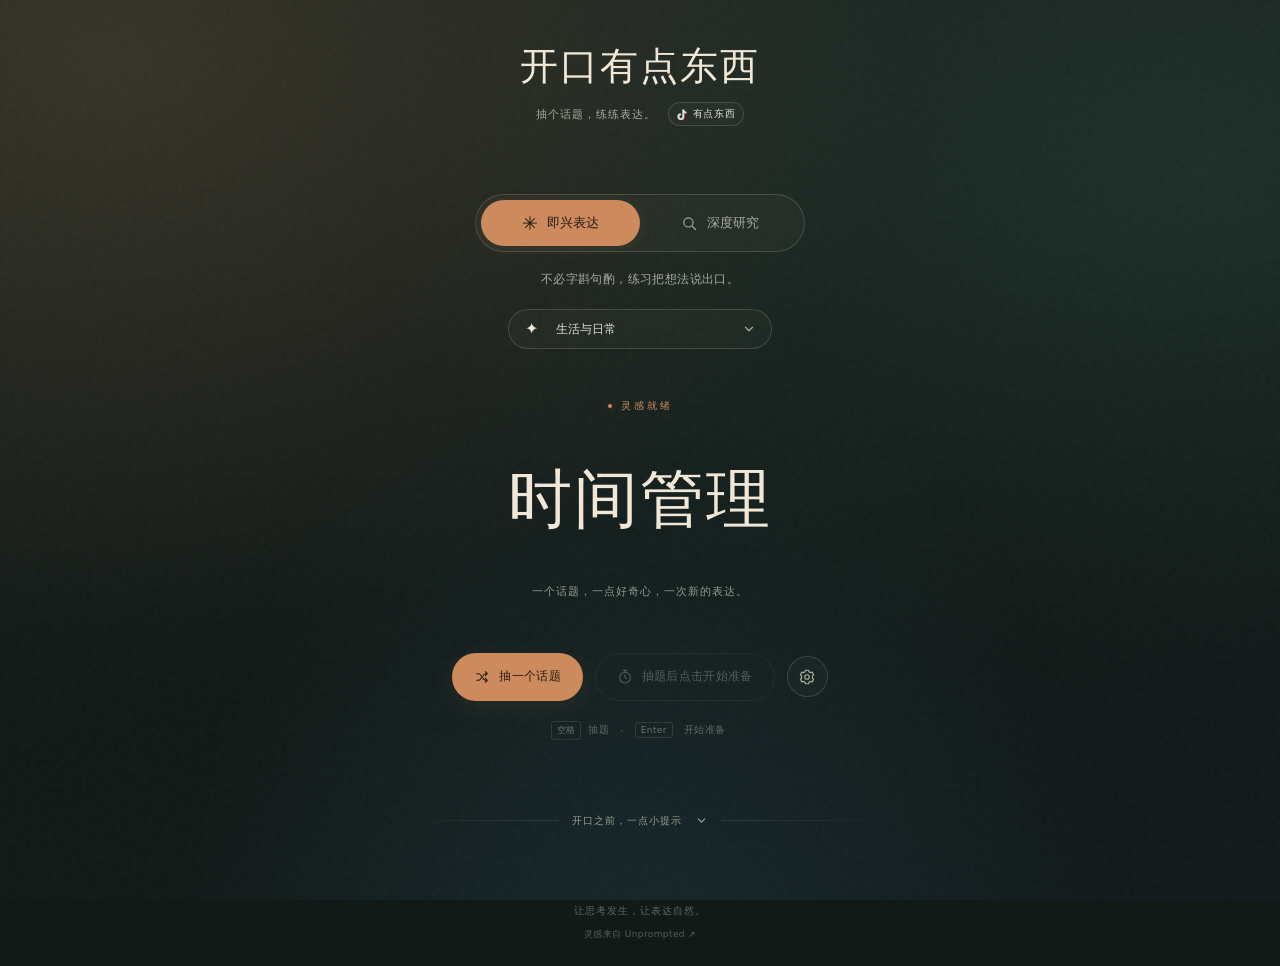
<file: index.html>
<!doctype html>
<html lang="zh-CN">
<head>
  <meta charset="utf-8">
  <meta name="viewport" content="width=device-width, initial-scale=1, viewport-fit=cover">
  <meta name="theme-color" content="#111a17">
  <meta name="description" content="开口有点东西：抽个话题，练练表达。用即兴表达和深度研究，让每一次开口都更从容。">
  <title>开口有点东西 · 即兴表达练习</title>
  <link rel="icon" href="data:image/svg+xml,%3Csvg xmlns='http://www.w3.org/2000/svg' viewBox='0 0 64 64'%3E%3Crect width='64' height='64' rx='18' fill='%23131d19'/%3E%3Cpath d='M17 16h30a5 5 0 0 1 5 5v20a5 5 0 0 1-5 5H29L17 54v-8a5 5 0 0 1-5-5V21a5 5 0 0 1 5-5Z' fill='none' stroke='%23d59265' stroke-width='4'/%3E%3Cpath d='M23 27h18M23 35h12' stroke='%23f1e7d6' stroke-width='3' stroke-linecap='round'/%3E%3C/svg%3E">
  <link rel="stylesheet" href="styles.css">
</head>
<body>
  <div class="atmosphere" aria-hidden="true"></div>
  <div class="page" id="page">
    <header class="brand">
      <a class="brand-name" href="./" aria-label="开口有点东西首页">开口有点东西</a>
      <div class="brand-subtitle"><span>抽个话题，练练表达。</span> <a class="edition profile-link" id="douyin-profile" href="https://v.douyin.com/81WJkQXFnyM/" target="_blank" rel="noopener noreferrer" aria-label="有点东西的抖音主页（新窗口打开）" title="打开有点东西的抖音主页"><svg class="douyin-icon" viewBox="0 0 24 24" aria-hidden="true"><path fill="#25f4ee" transform="translate(-.7,-.4)" d="M14 3h3c.4 2.3 1.8 3.7 4 4v3a8.4 8.4 0 0 1-4-1.3V16a6 6 0 1 1-6-6v3a3 3 0 1 0 3 3Z"/><path fill="#fe2c55" transform="translate(.7,.5)" d="M14 3h3c.4 2.3 1.8 3.7 4 4v3a8.4 8.4 0 0 1-4-1.3V16a6 6 0 1 1-6-6v3a3 3 0 1 0 3 3Z"/><path fill="currentColor" d="M14 3h3c.4 2.3 1.8 3.7 4 4v3a8.4 8.4 0 0 1-4-1.3V16a6 6 0 1 1-6-6v3a3 3 0 1 0 3 3Z"/></svg><span>有点东西</span></a></div>
    </header>

    <main class="stage">
      <section class="controls" aria-label="练习选项">
        <div class="mode-switch" role="tablist" aria-label="练习模式">
          <span class="mode-thumb" aria-hidden="true"></span>
          <button class="mode-option active" id="mode-quick" role="tab" aria-selected="true" aria-controls="practice-panel" data-mode="quick"><span aria-hidden="true">✳</span> 即兴表达</button>
          <button class="mode-option" id="mode-research" role="tab" aria-selected="false" aria-controls="practice-panel" data-mode="research" tabindex="-1"><svg viewBox="0 0 24 24" aria-hidden="true"><circle cx="10.5" cy="10.5" r="6.5"/><path d="m16 16 4.5 4.5"/></svg> 深度研究</button>
        </div>
        <p id="mode-description" class="mode-description">不必字斟句酌，练习把想法说出口。</p>
        <div class="category-select" id="category-wrap">
          <label class="sr-only" for="category">话题分类</label>
          <span id="category-icon" aria-hidden="true">✦</span>
          <select id="category"></select>
          <svg class="select-chevron" viewBox="0 0 16 16" aria-hidden="true"><path d="m4 6 4 4 4-4"/></svg>
        </div>
        <p class="research-note" id="research-note" hidden><span aria-hidden="true">◷</span> 先探索一个问题，再分享你的见解</p>
      </section>

      <section class="practice-panel" id="practice-panel" role="tabpanel" aria-labelledby="mode-quick">
        <div class="topic-area" id="topic-area">
          <p class="eyebrow" id="topic-status"><span class="status-dot"></span> 灵感就绪</p>
          <h1 class="topic" id="topic">如果时间可以慢下来</h1>
          <p class="topic-hint" id="topic-hint">一个话题，一点好奇心，一次新的表达。</p>
        </div>
        <section class="inline-timer" id="timer-panel" aria-labelledby="timer-title" hidden>
          <header class="timer-heading">
            <div><p class="eyebrow" id="timer-phase">01 / 准备</p><h2 id="timer-title">点击开始准备</h2></div>
            <button class="icon-button" id="timer-close" aria-label="关闭本次练习" title="关闭本次练习">×</button>
          </header>
          <div class="timer-readout"><span id="timer-digits" role="timer" aria-label="待开始的准备时长">10:00</span><span id="timer-caption">尚未开始计时</span></div>
          <div class="timer-progress" id="timer-ring" aria-hidden="true"></div>
          <p class="timer-message" id="timer-message" aria-live="polite">先看一看话题，点击下方按钮后开始准备。</p>
          <ol class="speech-steps" id="speech-steps" aria-label="表达结构提示" hidden><li><span>01</span> 是什么</li><li><span>02</span> 为什么</li><li><span>03</span> 然后呢</li></ol>
          <div class="timer-actions"><button class="button secondary" id="pause" hidden>暂停</button><button class="button primary" id="phase-next">开始 10 分钟准备</button><button class="button primary" id="try-again" hidden>再表达一次</button></div>
        </section>

        <div class="actions">
          <button id="spin" class="button primary"><svg viewBox="0 0 24 24" aria-hidden="true"><path d="M4 7h3c4 0 6 10 10 10h3M17 14l3 3-3 3M4 17h3c1.6 0 2.7-1.5 3.8-3.4M13.2 10.4C14.3 8.5 15.4 7 17 7h3M17 4l3 3-3 3"/></svg><span>抽一个话题</span></button>
          <button id="start" class="button secondary" disabled><svg viewBox="0 0 24 24" aria-hidden="true"><circle cx="12" cy="13" r="8"/><path d="M12 9v4l2.5 1.5M9 2h6M12 2v3"/></svg><span>抽题后点击开始准备</span></button>
          <button id="settings-open" class="icon-button" aria-label="计时与声音设置" title="计时与声音设置"><svg viewBox="0 0 24 24" aria-hidden="true"><path d="m10 3-.7 2.2-2 .9-2.1-.6-2 3.5 1.5 1.6v2.8L3.2 15l2 3.5 2.1-.6 2 .9.7 2.2h4l.7-2.2 2-.9 2.1.6 2-3.5-1.5-1.6v-2.8L20.8 9l-2-3.5-2.1.6-2-.9L14 3z"/><circle cx="12" cy="12" r="3"/></svg></button>
        </div>
        <p class="keyboard-hint"><kbd>空格</kbd> 抽题 <span>·</span> <kbd>Enter</kbd> <span id="enter-hint">开始准备</span></p>
      </section>

      <section class="guide" aria-label="表达小提示">
        <button class="guide-toggle" id="guide-toggle" aria-expanded="false" aria-controls="guide-content"><span class="guide-line"></span><span>开口之前，一点小提示</span><svg viewBox="0 0 16 16" aria-hidden="true"><path d="m4 6 4 4 4-4"/></svg><span class="guide-line"></span></button>
        <div id="guide-content" class="guide-content" hidden>
          <div><span class="step-number">01</span><h2>是什么</h2><p>用自己的话，解释这个话题。</p></div>
          <div><span class="step-number">02</span><h2>为什么</h2><p>说说你的观点，举一个例子。</p></div>
          <div><span class="step-number">03</span><h2>然后呢</h2><p>联系生活，留下一个结论。</p></div>
        </div>
      </section>
    </main>

    <footer class="footer"><span>让思考发生，让表达自然。</span><a href="https://www.unprompted.cool/" target="_blank" rel="noopener noreferrer">灵感来自 Unprompted <span aria-hidden="true">↗</span></a></footer>
  </div>

  <dialog class="settings-dialog" id="settings-dialog" aria-labelledby="settings-title">
    <form method="dialog" class="settings-content">
      <div class="dialog-heading"><div><p class="eyebrow">按自己的节奏</p><h2 id="settings-title">练习设置</h2></div><button class="icon-button close-button" aria-label="关闭设置" value="close">×</button></div>
      <p class="settings-intro">开始准备前可调整时长，开始后本轮时长保持不变。</p>
      <div class="duration-field"><div class="field-heading"><label for="speech-duration">表达时长</label><output id="speech-output" for="speech-duration">1 分钟</output></div><input id="speech-duration" type="range" min="1" max="10" step="1" value="1"><div class="range-ends"><span>1 分钟</span><span>10 分钟</span></div></div>
      <div class="duration-field"><div class="field-heading"><label for="research-duration">准备时长 <small>点击后开始</small></label><output id="research-output" for="research-duration">10 分钟</output></div><input id="research-duration" type="range" min="1" max="60" step="1" value="10"><div class="range-ends"><span>1 分钟</span><span>60 分钟</span></div></div>
      <label class="sound-field" for="sound"><span><strong>提示音</strong><small>抽题与计时结束时，轻轻提醒你</small></span><input id="sound" type="checkbox" role="switch" checked><span class="switch-visual" aria-hidden="true"></span></label>
      <div class="sound-preview"><button type="button" class="button secondary" id="sound-test">试听提示音</button><p id="sound-status" role="status">手机无声时，请先试听，并检查媒体音量与静音开关。</p></div>
      <p class="storage-note" id="storage-note">设置会自动保存在当前浏览器。</p>
      <button class="button primary done-button" value="done">设置好了</button>
    </form>
  </dialog>

  <div class="sr-only" id="announcer" aria-live="polite"></div>
  <audio id="draw-audio" preload="auto" playsinline src="audio/draw.wav?v=20260905"></audio>
  <audio id="land-audio" preload="auto" playsinline src="audio/land.wav?v=20260905"></audio>
  <audio id="done-audio" preload="auto" playsinline src="audio/done.wav?v=20260905"></audio>
  <script src="topics.js?v=20260905"></script>
  <script src="app.js?v=20260905"></script>
</body>
</html>
</file>
<file: styles.css>
:root{--bg:#111a17;--ink:#f1e7d6;--muted:#a8aaa0;--accent:#cd8a5c;--accent-bright:#e6a373;--line:rgba(239,232,214,.16);--research:#8bbeb8;--body:"Microsoft YaHei UI","Microsoft YaHei","PingFang SC",system-ui,sans-serif;--display:"Noto Serif CJK SC","Source Han Serif SC","Songti SC",SimSun,serif;color-scheme:dark;font-family:var(--body);font-synthesis:none;color:var(--ink);background:var(--bg)}
*{box-sizing:border-box}body{margin:0;min-width:280px}button,a,input,select{-webkit-tap-highlight-color:transparent}button,input,select{font:inherit}button{cursor:pointer}button,a,input,select{touch-action:manipulation}button{color:inherit}a{color:inherit;text-decoration:none}button:disabled{cursor:not-allowed}button:focus-visible,a:focus-visible,select:focus-visible,input:focus-visible{outline:2px solid var(--accent-bright);outline-offset:5px}svg{width:20px;height:20px;fill:none;stroke:currentColor;stroke-width:1.6;stroke-linecap:round;stroke-linejoin:round;flex-shrink:0}[hidden]{display:none!important}::selection{background:#cd8a5c55}.sr-only{position:absolute;width:1px;height:1px;padding:0;margin:-1px;overflow:hidden;clip:rect(0,0,0,0);white-space:nowrap;border:0}
.atmosphere{position:fixed;inset:0;z-index:-1;background:radial-gradient(ellipse at 9% 7%,#89644342,transparent 48%),radial-gradient(ellipse at 94% 20%,#36665740,transparent 49%),radial-gradient(ellipse at 50% 116%,#29536644,transparent 51%),linear-gradient(165deg,#1b231e,#101815 61%,#10191b);pointer-events:none}.atmosphere:after{content:"";position:absolute;inset:0;opacity:.2;background-image:url("data:image/svg+xml,%3Csvg viewBox='0 0 180 180' xmlns='http://www.w3.org/2000/svg'%3E%3Cfilter id='n'%3E%3CfeTurbulence type='fractalNoise' baseFrequency='.9' numOctaves='3' stitchTiles='stitch'/%3E%3C/filter%3E%3Cpath fill='%23fff' opacity='.16' filter='url(%23n)' d='M0 0h180v180H0z'/%3E%3C/svg%3E")}
.page{min-height:100svh;display:flex;flex-direction:column;align-items:center;padding:42px 24px 25px}.brand{text-align:center;animation:rise .65s both}.brand-name{font-family:var(--display);font-size:38px;line-height:1.3;letter-spacing:2px;font-weight:500}.brand-subtitle{margin-top:11px;color:var(--muted);font-size:11px;letter-spacing:1px;display:flex;flex-wrap:wrap;align-items:center;justify-content:center;gap:8px 12px}.edition{font-size:10px;letter-spacing:1px;border:1px solid var(--line);border-radius:5px;padding:3px 6px;color:#b9bbae;background:#ffffff03}.stage{width:min(780px,100%);text-align:center;margin-top:68px;animation:rise .8s .08s both}.controls{display:flex;align-items:center;flex-direction:column}.mode-switch{position:relative;display:flex;padding:5px;border:1px solid var(--line);border-radius:40px;background:#f1e7d607;width:330px;max-width:100%}.mode-thumb{position:absolute;top:5px;bottom:5px;left:5px;width:calc(50% - 5px);border-radius:30px;background:var(--accent);box-shadow:0 3px 14px #cd8a5c1c;transition:transform .32s cubic-bezier(.2,.8,.2,1),background .25s}.mode-option{position:relative;width:50%;border:0;border-radius:30px;background:transparent;padding:13px 14px;font-size:13px;font-weight:600;display:flex;align-items:center;justify-content:center;gap:9px;color:#a9aca0;transition:color .2s}.mode-option span{font-size:19px;line-height:20px}.mode-option svg{width:17px;height:17px}.mode-option.active{color:#231c15}.mode-option:disabled{opacity:.65}.mode-description{font-size:12px;line-height:1.7;color:var(--muted);margin:17px 0 19px;letter-spacing:.4px}.category-select{width:264px;max-width:100%;position:relative;display:flex;align-items:center}.category-select>span{position:absolute;left:17px;color:var(--ink);font-size:16px;pointer-events:none}select{appearance:none;width:100%;padding:12px 42px 12px 47px;color:#dcded1;border:1px solid var(--line);border-radius:24px;background:#eeecd406;font-size:12px;cursor:pointer;transition:background .2s}select:hover{background:#eeecd40b}select:disabled{opacity:.4}select option{background:#1b2721;color:var(--ink)}.select-chevron{position:absolute;right:16px;pointer-events:none;width:14px;height:14px;color:#9ea797}.research-note{height:43px;margin:0;display:flex;align-items:center;justify-content:center;gap:8px;font-size:11px;color:var(--research);letter-spacing:.4px}
.topic-area{min-height:292px;display:flex;flex-direction:column;align-items:center;justify-content:center;padding:42px 0 30px}.eyebrow{color:var(--accent);font-size:10px;font-weight:500;letter-spacing:3px;margin:0 0 24px;display:flex;align-items:center;justify-content:center;gap:9px}.status-dot{width:4px;height:4px;border-radius:50%;background:currentColor;box-shadow:0 0 9px #d59c6655}.topic{font-family:var(--display);font-size:clamp(36px,5.1vw,64px);line-height:1.45;letter-spacing:2px;font-weight:500;margin:0;width:100%;height:126px;min-height:126px;display:flex;align-items:center;justify-content:center;max-width:100%;overflow-wrap:anywhere;text-wrap:balance;transition:opacity .13s ease,transform .13s ease;contain:layout paint}.topic.long{font-size:clamp(28px,4vw,47px);max-width:700px}.topic-hint{font-size:11px;color:#91998d;letter-spacing:1px;margin:20px 0 0;min-height:20px;line-height:1.7}.topic-area.spinning .topic{opacity:.68;will-change:transform,opacity;animation:shuffle-float .32s ease-in-out infinite alternate}.topic-area.landed .topic{animation:land .4s both}.actions{display:flex;align-items:center;justify-content:center;gap:12px;margin-top:12px}.button{border:1px solid transparent;border-radius:30px;padding:14px 21px;font-size:12px;font-weight:500;display:inline-flex;align-items:center;justify-content:center;gap:9px;min-height:48px;transition:background .2s,transform .2s,box-shadow .2s,opacity .2s;white-space:nowrap;letter-spacing:.3px}.button svg{height:16px;width:16px}.primary{background:var(--accent);color:#251e17;box-shadow:0 6px 26px #cc8a5c1c}.primary:not(:disabled):hover{background:var(--accent-bright);box-shadow:0 7px 28px #cc8a5c35;transform:translateY(-2px)}.secondary{background:transparent;border-color:#e3ead42e;color:#d7dbcc}.secondary:not(:disabled):hover{background:#f1e7d60a;border-color:#e3ead455;transform:translateY(-2px)}.button:disabled{opacity:.32;box-shadow:none}.icon-button{display:grid;place-items:center;width:41px;height:41px;border:1px solid var(--line);border-radius:50%;background:#f1e7d606;color:#a7b0a0;flex-shrink:0;transition:background .2s,color .2s}.icon-button:not(:disabled):hover{background:#f1e7d611;color:var(--ink)}.icon-button svg{width:18px;height:18px}.icon-button:disabled{opacity:.3}.keyboard-hint{margin:20px 0 0;color:#a5aea080;font-size:10px;display:flex;gap:7px;align-items:center;justify-content:center;letter-spacing:.4px}.keyboard-hint>span{margin:0 4px}kbd{font:inherit;border:1px solid #a7b0a02d;border-radius:3px;padding:2px 5px;color:#abb5a68c;font-size:9px}
.guide{width:min(494px,100%);margin:66px auto 40px}.guide-toggle{display:flex;gap:13px;width:100%;align-items:center;justify-content:center;background:none;border:0;font-size:10px;color:#97a091;letter-spacing:1px;padding:8px 0}.guide-toggle:hover{color:#ced4c4}.guide-line{height:1px;background:linear-gradient(90deg,transparent,#a7b0a02e);flex:1}.guide-line:last-child{transform:rotate(180deg)}.guide-toggle svg{width:13px;height:13px;transition:transform .2s}.guide-toggle[aria-expanded=true] svg{transform:rotate(180deg)}.guide-content{display:grid;grid-template-columns:repeat(3,1fr);gap:22px;padding:26px 0 5px;animation:rise .3s both}.guide-content>div{text-align:left}.step-number{font-family:Georgia,serif;font-size:12px;font-style:italic;color:var(--accent)}.guide-content h2{font-size:12px;font-weight:500;letter-spacing:1px;display:inline;margin-left:8px}.guide-content p{font-size:10px;line-height:1.9;color:#97a091;margin:10px 0 0}.footer{margin-top:auto;padding-top:28px;text-align:center;font-size:10px;letter-spacing:1px;color:#8f9c8c99;display:flex;flex-direction:column;gap:10px}.footer>a{font-size:9px;color:#8f9c8c88;letter-spacing:.4px}.footer>a:hover{color:#cbd5c2}
dialog{color:var(--ink);border:1px solid #e3ead421;background:#19231eea;border-radius:23px;padding:0;max-width:calc(100% - 32px);box-shadow:0 30px 100px #0007;backdrop-filter:blur(25px)}dialog::backdrop{background:#07100dd6;backdrop-filter:blur(10px)}dialog[open]{animation:rise .25s both}.settings-dialog{width:430px;max-height:calc(100svh - 40px)}.settings-content{padding:30px}.dialog-heading{display:flex;align-items:center;justify-content:space-between}.dialog-heading .eyebrow{justify-content:flex-start;margin:0 0 10px;font-size:9px;letter-spacing:2px}.dialog-heading h2{font-family:var(--display);font-size:28px;font-weight:500;letter-spacing:2px;margin:0}.close-button{align-self:flex-start;font-size:23px;width:32px;height:32px;font-weight:300}.settings-intro{font-size:11px;color:var(--muted);margin:16px 0 30px}.duration-field{margin-bottom:28px}.field-heading{display:flex;justify-content:space-between;align-items:center;margin-bottom:16px;font-size:12px}.field-heading small{font-size:9px;color:var(--muted);margin-left:7px}.field-heading output{color:var(--accent-bright);font-variant-numeric:tabular-nums}input[type=range]{appearance:none;width:100%;height:4px;background:linear-gradient(to right,var(--accent) var(--fill,0%),#344238 var(--fill,0%));border-radius:8px;cursor:pointer;margin:0;display:block}input[type=range]::-webkit-slider-thumb{appearance:none;width:15px;height:15px;border-radius:50%;background:var(--accent-bright);box-shadow:0 0 0 4px #cd8a5c19}input[type=range]::-moz-range-thumb{width:15px;height:15px;border:0;border-radius:50%;background:var(--accent-bright)}.range-ends{display:flex;justify-content:space-between;color:#8d9b8a;font-size:9px;margin-top:12px}.sound-field{display:flex;align-items:center;justify-content:space-between;cursor:pointer;border-top:1px solid var(--line);padding-top:23px}.sound-field strong{font-size:12px;font-weight:500}.sound-field small{display:block;margin-top:8px;font-size:10px;color:var(--muted)}.sound-field input{position:absolute;opacity:0;width:1px;height:1px}.switch-visual{background:#3c4b3d;width:34px;height:20px;display:block;border-radius:20px;position:relative;transition:background .2s}.switch-visual:after{content:"";position:absolute;width:14px;height:14px;border-radius:50%;background:#d4dccd;left:3px;top:3px;transition:transform .2s}.sound-field input:checked+.switch-visual{background:var(--accent)}.sound-field input:checked+.switch-visual:after{transform:translateX(14px);background:#211c15}.sound-field input:focus-visible+.switch-visual{outline:2px solid var(--accent-bright);outline-offset:4px}.storage-note{font-size:9px;color:#8d9b8a;margin:25px 0 17px}.done-button{width:100%;min-height:44px}
.inline-timer{--timer-accent:var(--research);width:min(430px,100%);margin:0 auto 24px;padding:22px 25px 23px;text-align:left;border:1px solid #a6c7b429;border-radius:19px;background:#d2ead806;animation:rise .35s both}.timer-heading{display:flex;align-items:center;justify-content:space-between}.timer-heading .eyebrow{justify-content:flex-start;font-size:9px;letter-spacing:2px;color:var(--timer-accent);margin:0 0 7px}.timer-heading h2{font-size:13px;font-weight:500;letter-spacing:1px;margin:0}.timer-heading .icon-button{width:30px;height:30px;font-size:21px;font-weight:300}.timer-readout{display:flex;flex-direction:column;align-items:center;margin:18px 0 20px}#timer-digits{color:var(--timer-accent);font-family:Arial,"Helvetica Neue",var(--body);font-size:57px;font-weight:500;letter-spacing:0;font-variant-numeric:lining-nums tabular-nums;font-feature-settings:"lnum" 1,"tnum" 1;white-space:nowrap;line-height:1.15}#timer-caption{font-size:10px;letter-spacing:1px;color:var(--muted);margin-top:12px}.timer-progress{--progress:0;height:3px;border-radius:10px;background:#d9e8d714;overflow:hidden}.timer-progress:after{content:"";display:block;width:100%;height:100%;background:var(--timer-accent);transform-origin:left;transform:scaleX(var(--progress));transition:transform .1s linear}.timer-message{text-align:center;font-size:10px;color:#abb9a5;line-height:1.8;margin:13px 0 17px}.timer-actions{display:flex;justify-content:center;gap:9px;flex-wrap:wrap}.timer-actions .button{min-height:38px;padding:10px 16px;font-size:10px}.timer-actions .primary{background:var(--timer-accent)}.timer-actions .primary:hover{filter:brightness(1.12)}.speech-steps{display:flex;gap:8px;list-style:none;margin:0 0 18px;padding:0}.speech-steps li{flex:1;text-align:center;padding:9px 4px;border:1px solid var(--line);border-radius:7px;font-size:10px;color:#8b9a89;transition:background .3s,color .3s,border-color .3s}.speech-steps li span{font-family:Georgia,serif;font-size:9px;margin-right:4px;opacity:.6}.speech-steps li.current{color:#d5b48e;border-color:#d0925e55;background:#d0925e12}.speech-steps li.completed{color:#aac5a3;border-color:#78a36744;background:#78a3670b}.inline-timer[data-phase=speech]{--timer-accent:var(--accent-bright)}.inline-timer[data-phase=done]{--timer-accent:#bad0ae}.practice-panel.has-timer .topic-area{min-height:205px;padding:32px 0 24px}.stage:has(.has-timer)+.footer{padding-top:14px}.stage:has(.has-timer) .guide{margin-top:35px;margin-bottom:24px}body[data-mode=research] .mode-thumb{transform:translateX(100%);background:var(--research)}body[data-mode=research] #topic-status{color:var(--research)}body[data-mode=research] .topic{font-size:clamp(28px,3.7vw,43px);line-height:1.4;letter-spacing:1.2px;max-width:700px}
@media(max-width:600px){.inline-timer{padding:19px 18px 20px;margin-bottom:23px}.practice-panel.has-timer .topic-area{min-height:190px;padding:28px 0 22px}#timer-digits{font-size:51px}.timer-readout{margin:17px 0}.timer-actions{gap:7px}.timer-actions .button{padding:10px 13px}.timer-message{font-size:9px}.timer-heading h2{font-size:12px}}

.edition.profile-link{display:inline-flex;align-items:center;gap:5px;padding:4px 8px 4px 6px;border-radius:999px;color:#deded2;line-height:1.4;letter-spacing:.7px;background:#ffffff05;transition:color .2s,background .2s,border-color .2s}.profile-link .douyin-icon{width:13px;height:13px;stroke:none;overflow:visible}.profile-link[href]:hover{color:var(--ink);border-color:#cd8a5c80;background:#cd8a5c14}
@keyframes rise{from{opacity:0;transform:translateY(9px)}to{opacity:1;transform:translateY(0)}}@keyframes land{from{opacity:.25;transform:translateY(6px) scale(.99)}to{opacity:1;transform:translateY(0) scale(1)}}@keyframes shuffle-float{from{transform:translate3d(0,2px,0) scale(.992)}to{transform:translate3d(0,-2px,0) scale(1)}}
@media(min-height:950px){.page{padding-top:54px}.stage{margin-top:84px}.topic-area{min-height:286px}.guide{margin-top:80px}}
@media(max-width:600px){.page{padding:32px 22px 23px}.brand-name{font-size:32px}.brand-subtitle{font-size:10px}.stage{margin-top:48px}.mode-switch{width:302px}.mode-option{font-size:12px;padding:12px 10px}.mode-description{font-size:11px;margin:17px 0}.category-select{width:242px}.topic-area{min-height:250px;padding:35px 0 30px}.topic{font-size:clamp(31px,8.8vw,48px);letter-spacing:1px;max-width:11em;height:104px;min-height:104px}.topic.long{font-size:30px}body[data-mode=research] .topic{font-size:29px;line-height:1.4;letter-spacing:.5px}.eyebrow{font-size:9px;letter-spacing:2px;margin-bottom:23px}.topic-hint{font-size:10px;letter-spacing:.2px;max-width:29em}.actions{gap:8px;margin-top:5px}.button{font-size:11px;padding:13px 15px;gap:7px;min-height:45px}.actions>.icon-button{height:37px;width:37px}.keyboard-hint{display:none}.guide{margin:46px auto 32px}.guide-toggle{font-size:9px;gap:8px}.guide-content{gap:12px}.guide-content h2{font-size:11px;margin-left:5px}.guide-content p{font-size:9px}.footer{padding-top:20px;font-size:9px}.footer a{font-size:8px}.timer-content{padding:46px 20px 24px}.timer-content h2{font-size:25px}.timer-ring{width:230px;height:230px}#timer-digits{font-size:51px}.timer-message{font-size:11px}.settings-content{padding:27px}.field-heading small{font-size:8px}}
@media(max-width:360px){.page{padding-left:14px;padding-right:14px}.actions{gap:6px}.actions .button{padding:12px 11px;font-size:10px}.button svg{height:14px;width:14px}.topic.long{font-size:27px}.guide-content{grid-template-columns:1fr;gap:16px}.guide-content p{display:inline;margin-left:8px}.settings-content{padding:24px 20px}}
.sound-preview{margin-top:20px}.sound-preview .button{min-height:36px;padding:8px 14px;font-size:11px}#sound-status{margin:10px 0 0;font-size:10px;line-height:1.8;color:var(--muted)}
@media(prefers-reduced-motion:reduce){*,*:before,*:after{animation:none!important;transition:none!important;scroll-behavior:auto!important}}
</file>
